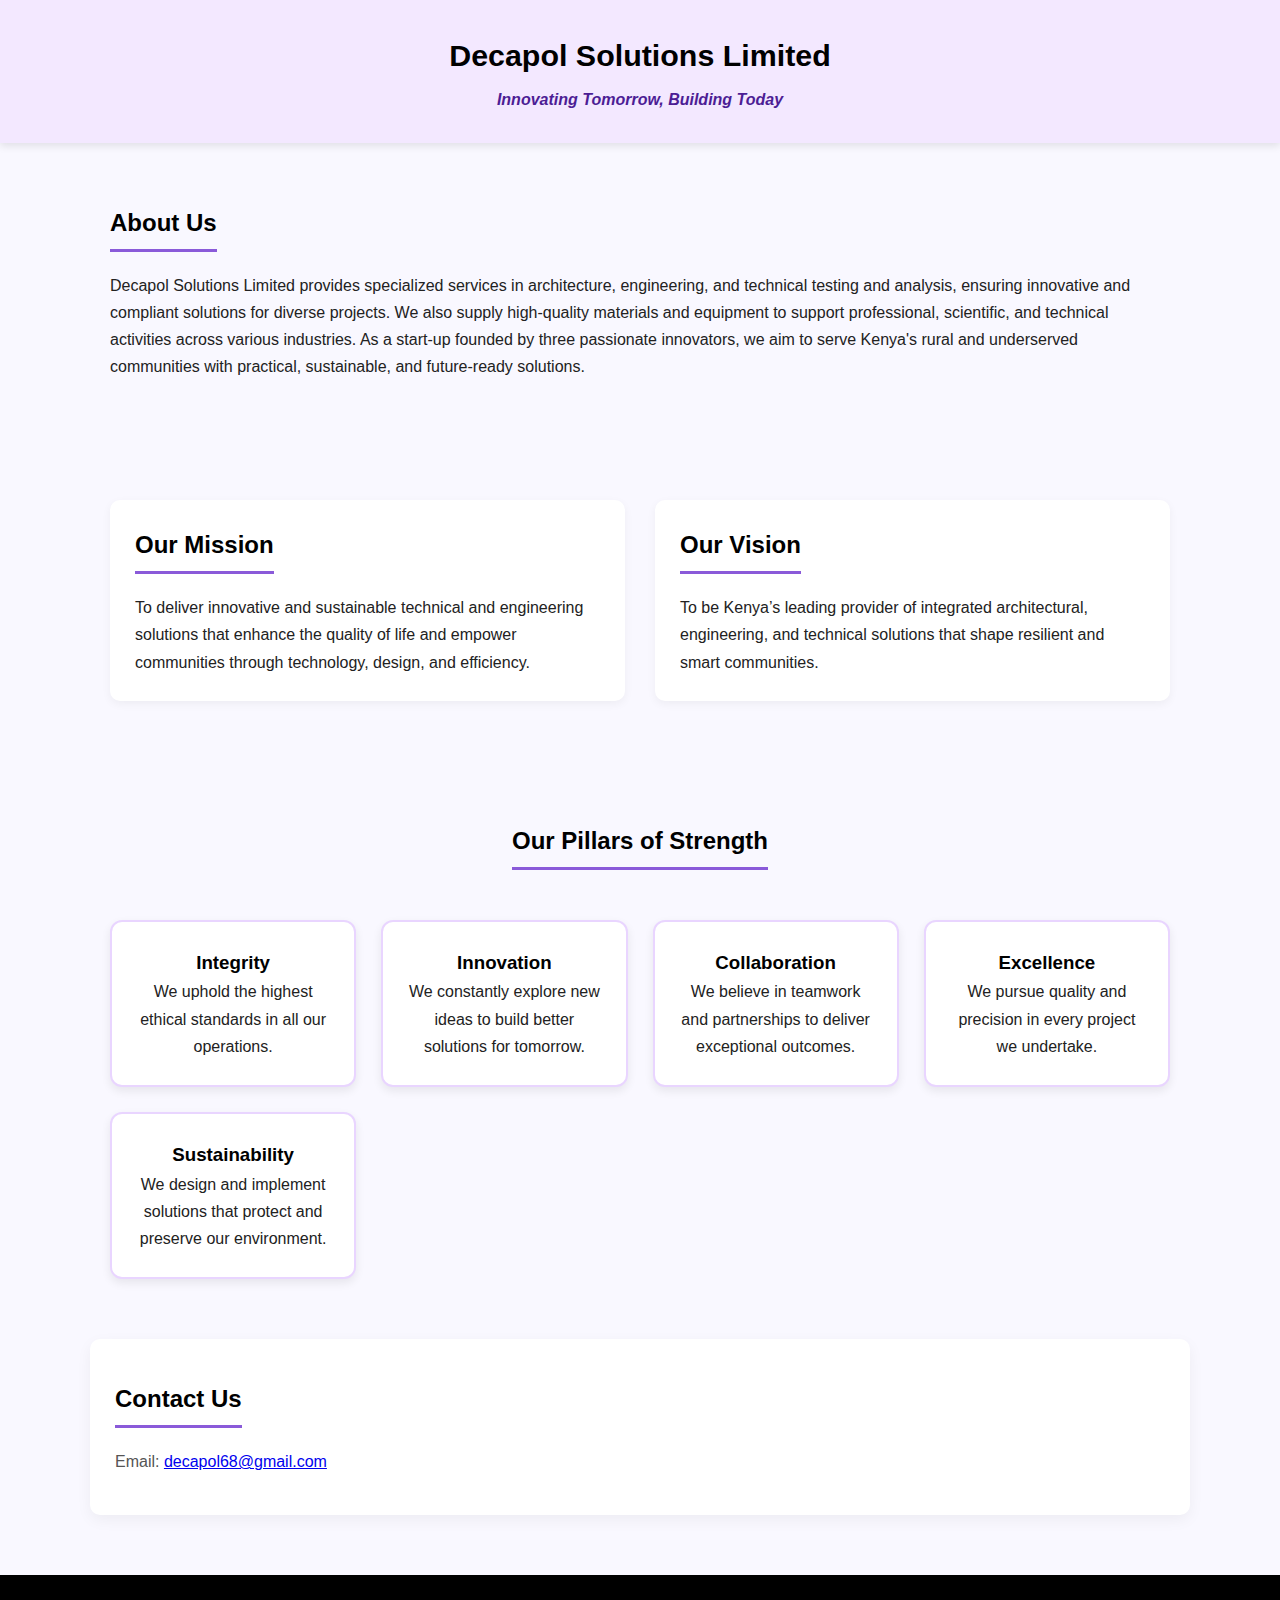
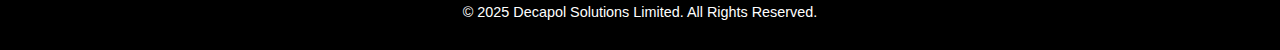
<file: index.html>
<!DOCTYPE html>
<html lang="en">
<head>
  <meta charset="UTF-8" />
  <meta name="viewport" content="width=device-width, initial-scale=1.0" />
  <title>Decapol Solutions Limited</title>
  <link rel="stylesheet" href="style.css" />
</head>
<body>
  <header class="hero">
    <h1>Decapol Solutions Limited</h1>
    <p class="tagline">Innovating Tomorrow, Building Today</p>
  </header>

  <section class="about">
    <h2>About Us</h2>
    <p>Decapol Solutions Limited provides specialized services in architecture, engineering, and technical testing and analysis, ensuring innovative and compliant solutions for diverse projects. We also supply high-quality materials and equipment to support professional, scientific, and technical activities across various industries. As a start-up founded by three passionate innovators, we aim to serve Kenya's rural and underserved communities with practical, sustainable, and future-ready solutions.</p>
  </section>

  <section class="mission-vision">
    <div class="mission">
      <h2>Our Mission</h2>
      <p>To deliver innovative and sustainable technical and engineering solutions that enhance the quality of life and empower communities through technology, design, and efficiency.</p>
    </div>
    <div class="vision">
      <h2>Our Vision</h2>
      <p>To be Kenya’s leading provider of integrated architectural, engineering, and technical solutions that shape resilient and smart communities.</p>
    </div>
  </section>

  <section class="values">
    <h2>Our Pillars of Strength</h2>
    <div class="pillars">
      <div class="pillar"><h3>Integrity</h3><p>We uphold the highest ethical standards in all our operations.</p></div>
      <div class="pillar"><h3>Innovation</h3><p>We constantly explore new ideas to build better solutions for tomorrow.</p></div>
      <div class="pillar"><h3>Collaboration</h3><p>We believe in teamwork and partnerships to deliver exceptional outcomes.</p></div>
      <div class="pillar"><h3>Excellence</h3><p>We pursue quality and precision in every project we undertake.</p></div>
      <div class="pillar"><h3>Sustainability</h3><p>We design and implement solutions that protect and preserve our environment.</p></div>
    </div>
  </section>

  <section class="contact">
    <h2>Contact Us</h2>
    <p>Email: <a href="mailto:decapol68@gmail.com">decapol68@gmail.com</a></p>
  </section>

  <footer>
    <p>&copy; 2025 Decapol Solutions Limited. All Rights Reserved.</p>
  </footer>
</body>
</html>
</file>
<file: style.css>
/* ================================
   Decapol Solutions Limited Website
   Refined Modern Lavender Theme
   ================================ */

/* Global Reset and Base Styling */
* {
  margin: 0;
  padding: 0;
  box-sizing: border-box;
}

body {
  font-family: 'Segoe UI', Tahoma, Geneva, Verdana, sans-serif;
  background-color: #F9F8FF; /* soft lavender */
  color: #222;
  line-height: 1.7;
}

/* ================================
   HEADER AND NAVIGATION
   ================================ */
header.hero {
  background-color: #F3E8FF;
  color: #000;
  text-align: center;
  padding: 30px 20px;
  box-shadow: 0 3px 8px rgba(0, 0, 0, 0.1);
}

.logo-container {
  display: flex;
  align-items: center;
  justify-content: center;
  gap: 12px;
  flex-wrap: wrap;
}

.logo {
  width: 55px;
  height: auto;
  border-radius: 8px;
}

header.hero h1 {
  color: #000;
  font-size: 1.9rem;
  font-weight: 800;
}

.tagline {
  color: #4C1D95;
  font-weight: 600;
  font-style: italic;
  margin-top: 4px;
}

.navbar {
  text-align: center;
  margin-top: 15px;
}

.navbar a {
  color: #000;
  text-decoration: none;
  margin: 0 14px;
  font-weight: 600;
  transition: color 0.3s ease;
}

.navbar a.active,
.navbar a:hover {
  color: #4C1D95;
}

/* ================================
   HEADINGS
   ================================ */
h1, h2, h3, h4 {
  color: #000;
  font-weight: 800;
}

h2 {
  border-bottom: 3px solid #8A5AD9;
  display: inline-block;
  margin-bottom: 20px;
  padding-bottom: 5px;
}

/* ================================
   SECTIONS
   ================================ */
section {
  padding: 60px 20px;
  max-width: 1100px;
  margin: auto;
}

/* Mission & Vision */
.mission-vision {
  display: flex;
  flex-wrap: wrap;
  gap: 30px;
  justify-content: center;
}

.mission, .vision {
  flex: 1;
  min-width: 320px;
  background-color: #fff;
  border-radius: 10px;
  padding: 25px;
  box-shadow: 0 3px 10px rgba(0,0,0,0.05);
}

/* ================================
   PILLARS OF STRENGTH
   ================================ */
.values {
  text-align: center;
}

.pillars {
  display: grid;
  grid-template-columns: repeat(auto-fit, minmax(220px, 1fr));
  gap: 25px;
  margin-top: 30px;
}

.pillar {
  background-color: white;
  border: 2px solid #E9D5FF;
  border-radius: 12px;
  padding: 25px;
  box-shadow: 0 4px 10px rgba(0,0,0,0.08);
  text-align: center;
  transition: transform 0.3s ease;
}

.pillar:hover {
  transform: translateY(-5px);
  border-color: #8A5AD9;
}

.center {
  border: 2px solid #06B6D4;
  background: linear-gradient(145deg, #E9D5FF, #CFFAFE);
}

/* ================================
   OUR TEAM SECTION
   ================================ */
.team-section {
  text-align: center;
  padding: 60px 20px;
}

.team-intro {
  max-width: 800px;
  margin: 0 auto 40px;
  color: #444;
}

.team-grid {
  display: grid;
  grid-template-columns: repeat(3, 1fr);
  gap: 30px;
  justify-items: center;
}

.team-member {
  background-color: white;
  border-radius: 12px;
  padding: 25px;
  box-shadow: 0 4px 12px rgba(0, 0, 0, 0.1);
  text-align: center;
  transition: transform 0.3s ease, box-shadow 0.3s ease;
  width: 100%;
  max-width: 320px;
}

.team-member:hover {
  transform: translateY(-6px);
  box-shadow: 0 6px 14px rgba(0, 0, 0, 0.15);
}

.team-member img {
  width: 100%;
  max-width: 220px;
  height: 220px;
  object-fit: cover;
  border-radius: 50%;
  margin-bottom: 15px;
}

.team-member h3 {
  margin-bottom: 5px;
  color: #000;
}

.role {
  color: #4C1D95;
  font-weight: 600;
  margin-bottom: 10px;
}

/* ================================
   CONTACT SECTION
   ================================ */
.contact {
  background-color: #fff;
  border-radius: 10px;
  box-shadow: 0 5px 15px rgba(0,0,0,0.05);
  padding: 40px 25px;
}

.contact p {
  color: #555;
}

.contact-form {
  display: flex;
  flex-direction: column;
  gap: 18px;
  margin-top: 25px;
  max-width: 600px;
  margin-left: auto;
  margin-right: auto;
}

.contact-form label {
  font-weight: 700;
  text-align: left;
  color: #000;
}

.contact-form input,
.contact-form textarea {
  padding: 12px 14px;
  border-radius: 6px;
  border: 1px solid #D8B4FE;
  font-size: 1rem;
  transition: border-color 0.3s ease;
}

.contact-form input:focus,
.contact-form textarea:focus {
  border-color: #8A5AD9;
  outline: none;
}

.contact-form button {
  background-color: #4C1D95;
  color: #fff;
  font-weight: 700;
  border: none;
  padding: 14px;
  border-radius: 6px;
  cursor: pointer;
  transition: all 0.3s ease;
}

.contact-form button:hover {
  background-color: #6D28D9;
  transform: translateY(-2px);
}

/* ================================
   FOOTER
   ================================ */
footer {
  text-align: center;
  background-color: #000;
  color: #fff;
  padding: 25px 15px;
  font-size: 0.9rem;
  margin-top: 60px;
}

/* ================================
   RESPONSIVE DESIGN
   ================================ */
@media (max-width: 992px) {
  .team-grid {
    grid-template-columns: repeat(2, 1fr);
  }
}

@media (max-width: 768px) {
  .mission-vision {
    flex-direction: column;
  }

  .team-grid {
    grid-template-columns: 1fr;
  }

  header.hero h1 {
    font-size: 1.5rem;
  }

  .logo {
    width: 45px;
  }

  section {
    padding: 40px 15px;
  }
   /* ================================
   PROJECTS PAGE
   ================================ */
.projects-section {
  text-align: center;
  padding: 60px 20px;
}

.projects-section .intro {
  max-width: 600px;
  margin: 0 auto 40px;
  color: #4B5563;
}

.projects-grid {
  display: grid;
  grid-template-columns: repeat(auto-fit, minmax(280px, 1fr));
  gap: 30px;
  justify-items: center;
}

.project-card {
  background-color: white;
  border-radius: 12px;
  box-shadow: 0 4px 10px rgba(0, 0, 0, 0.08);
  overflow: hidden;
  transition: transform 0.3s ease, box-shadow 0.3s ease;
  max-width: 340px;
}

.project-card img {
  width: 80%;
  height: 160px;
  object-fit: cover;
}

.project-card h3 {
  font-size: 1.1rem;
  color: #000;
  margin: 15px 0 8px;
}

.project-card p {
  color: #4B5563;
  font-size: 0.95rem;
  padding: 0 15px 20px;
}

.project-card:hover {
  transform: translateY(-5px);
  box-shadow: 0 6px 14px rgba(0, 0, 0, 0.15);
}
}
</file>
